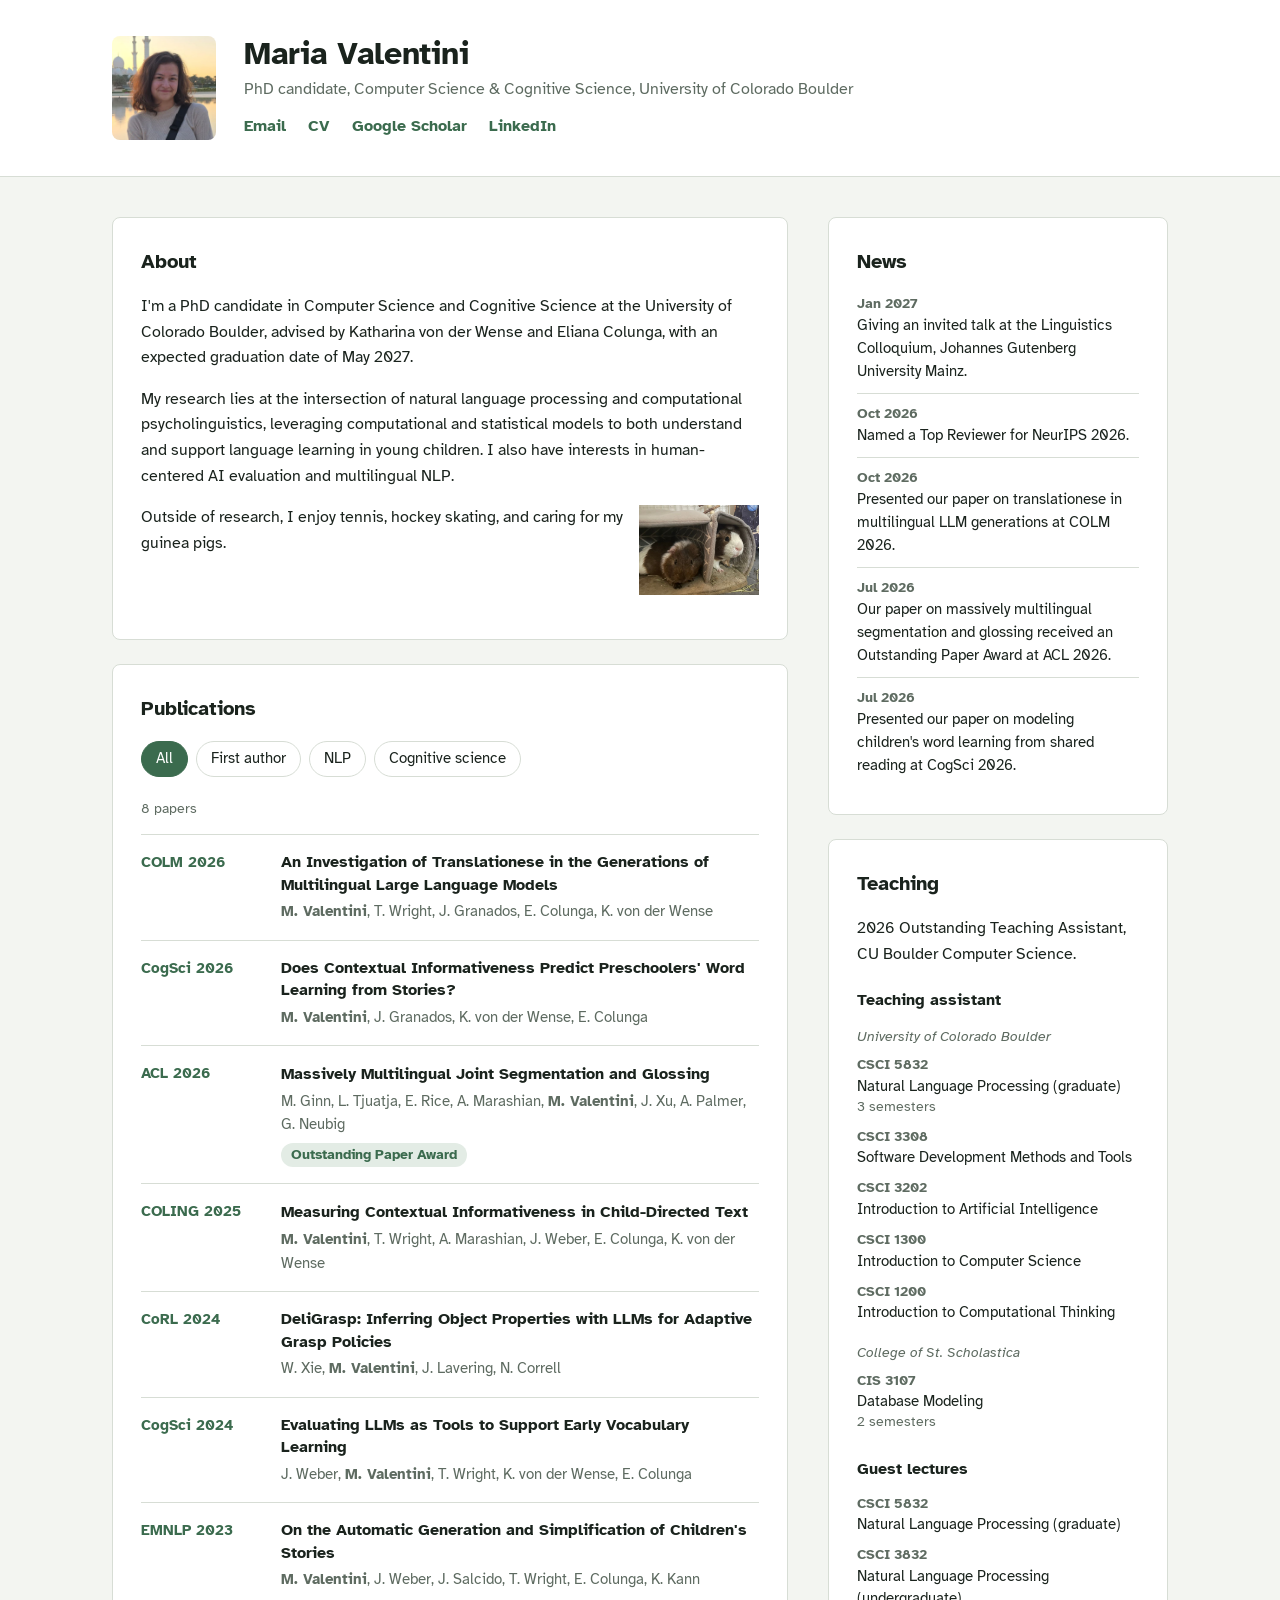
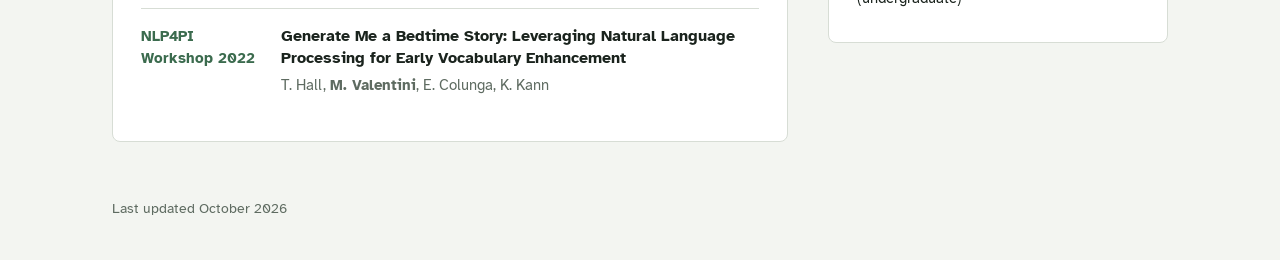
<file: index.html>
<!DOCTYPE html>
<html lang="en">
<head>
<meta charset="UTF-8">
<meta name="viewport" content="width=device-width, initial-scale=1">
<title>Maria Valentini</title>
<meta name="description" content="Maria Valentini is a PhD candidate in Computer Science and Cognitive Science at the University of Colorado Boulder, studying how children learn language.">

<!-- Link previews (Slack, LinkedIn, iMessage, etc.) -->
<meta property="og:type" content="website">
<meta property="og:title" content="Maria Valentini">
<meta property="og:description" content="PhD candidate in Computer Science and Cognitive Science at CU Boulder, studying how children learn language.">
<meta property="og:url" content="https://mariavale.github.io/">
<meta name="twitter:card" content="summary">

<link rel="icon" href="favicon.svg" type="image/svg+xml">
<link rel="preconnect" href="https://fonts.googleapis.com">
<link rel="preconnect" href="https://fonts.gstatic.com" crossorigin>
<link href="https://fonts.googleapis.com/css2?family=Atkinson+Hyperlegible:ital,wght@0,400;0,700;1,400&display=swap" rel="stylesheet">
<link rel="stylesheet" href="style.css">
</head>
<body>

<header class="top">
  <div class="inner">
    <img src="headshot.jpg" alt="Maria Valentini" width="104" height="104">
    <div>
      <h1>Maria Valentini</h1>
      <p class="role">PhD candidate, Computer Science &amp; Cognitive Science, University of Colorado Boulder</p>
      <ul class="links">
        <li><a href="mailto:maria.valentini@colorado.edu">Email</a></li>
        <li><a href="cv.pdf">CV</a></li>
        <li><a href="https://scholar.google.com/citations?hl=en&view_op=list_works&gmla=AERr9JEsPultjxy66AFfKmw8FsDt_pPj6BjJmXGmryFZSECL9zqr1m6u_x-JRU0FLNrPayq_1tTwVLB8XdS_lmpJoikn&user=JZL5_aIAAAAJ">Google Scholar</a></li><!-- TODO: replace with your Scholar profile URL -->
        <!-- <li><a href="https://github.com/mariavale">GitHub</a></li> -->
        <li><a href="https://www.linkedin.com/in/maria-valentini/">LinkedIn</a></li>
      </ul>
    </div>
  </div>
</header>

<div class="grid">
<main>

  <section class="card" id="about">
    <h2>About</h2>
    <p>I'm a PhD candidate in Computer Science and Cognitive Science at the University of Colorado Boulder, advised by Katharina von der Wense and Eliana Colunga, with an expected graduation date of May 2027.</p>
    <p>My research lies at the intersection of natural language processing and computational psycholinguistics, leveraging computational and statistical models to both understand and support language learning in young children. I also have interests in human-centered AI evaluation and multilingual NLP. </p>
    <p class="pets">Outside of research, I enjoy tennis, hockey skating, and caring for my guinea pigs.<img src="guinea-pigs.jpg" alt="Hakeem and Ginsburg" width="120" height="90"></p>
  </section>

  <section class="card" id="publications">
    <h2>Publications</h2>
    <div class="filters" role="group" aria-label="Filter publications">
      <button type="button" data-filter="all" aria-pressed="true">All</button>
      <button type="button" data-filter="first" aria-pressed="false">First author</button>
      <button type="button" data-filter="nlp" aria-pressed="false">NLP</button>
      <button type="button" data-filter="cogsci" aria-pressed="false">Cognitive science</button>
    </div>
    <p class="count" aria-live="polite"></p>

    <!--
      To add a paper, copy one <li> block and edit it.
      data-tags: any of "first", "nlp", "cogsci" (space-separated); these drive the filter buttons.
    -->
    <ul class="pubs">
      <li data-tags="first nlp">
        <div class="venue">COLM 2026</div>
        <div>
          <a class="pub-title" href="https://arxiv.org/abs/2608.17399">An Investigation of Translationese in the Generations of Multilingual Large Language Models</a>
          <div class="pub-authors"><strong>M. Valentini</strong>, T. Wright, J. Granados, E. Colunga, K. von der Wense</div>
        </div>
      </li>
      <li data-tags="first cogsci">
        <div class="venue">CogSci 2026</div>
        <div>
          <a class="pub-title" href="https://escholarship.org/uc/item/2xg831r5">Does Contextual Informativeness Predict Preschoolers' Word Learning from Stories?</a>
          <div class="pub-authors"><strong>M. Valentini</strong>, J. Granados, K. von der Wense, E. Colunga</div>
        </div>
      </li>
      <li data-tags="nlp">
        <div class="venue">ACL 2026</div>
        <div>
          <a class="pub-title" href="https://arxiv.org/abs/2601.10925">Massively Multilingual Joint Segmentation and Glossing</a>
          <div class="pub-authors">M. Ginn, L. Tjuatja, E. Rice, A. Marashian, <strong>M. Valentini</strong>, J. Xu, A. Palmer, G. Neubig</div>
          <span class="award">Outstanding Paper Award</span>
        </div>
      </li>
      <li data-tags="first nlp">
        <div class="venue">COLING 2025</div>
        <div>
          <a class="pub-title" href="https://aclanthology.org/2025.coling-main.540/">Measuring Contextual Informativeness in Child-Directed Text</a>
          <div class="pub-authors"><strong>M. Valentini</strong>, T. Wright, A. Marashian, J. Weber, E. Colunga, K. von der Wense</div>
        </div>
      </li>
      <li data-tags="nlp">
        <div class="venue">CoRL 2024</div>
        <div>
          <a class="pub-title" href="https://arxiv.org/abs/2403.07832">DeliGrasp: Inferring Object Properties with LLMs for Adaptive Grasp Policies</a>
          <div class="pub-authors">W. Xie, <strong>M. Valentini</strong>, J. Lavering, N. Correll</div>
        </div>
      </li>
      <li data-tags="cogsci">
        <div class="venue">CogSci 2024</div>
        <div>
          <a class="pub-title" href="https://escholarship.org/uc/item/7v69f0dj">Evaluating LLMs as Tools to Support Early Vocabulary Learning</a>
          <div class="pub-authors">J. Weber, <strong>M. Valentini</strong>, T. Wright, K. von der Wense, E. Colunga</div>
        </div>
      </li>
      <li data-tags="first nlp">
        <div class="venue">EMNLP 2023</div>
        <div>
          <a class="pub-title" href="https://aclanthology.org/2023.emnlp-main.218/">On the Automatic Generation and Simplification of Children's Stories</a>
          <div class="pub-authors"><strong>M. Valentini</strong>, J. Weber, J. Salcido, T. Wright, E. Colunga, K. Kann</div>
        </div>
      </li>
      <li data-tags="nlp">
        <div class="venue">NLP4PI Workshop 2022</div>
        <div>
          <a class="pub-title" href="https://openreview.net/pdf?id=TUcx1OF8Qh">Generate Me a Bedtime Story: Leveraging Natural Language Processing for Early Vocabulary Enhancement</a>
          <div class="pub-authors">T. Hall, <strong>M. Valentini</strong>, E. Colunga, K. Kann</div>
        </div>
      </li>
    </ul>
  </section>

</main>
<aside>

  <section class="card" id="news">
    <h2>News</h2>
    <ul class="news">
      <li><span class="date">Jan 2027</span>Giving an invited talk at the Linguistics Colloquium, Johannes Gutenberg University Mainz.</li>
      <li><span class="date">Oct 2026</span>Named a Top Reviewer for NeurIPS 2026.</li>
      <li><span class="date">Oct 2026</span>Presented our paper on translationese in multilingual LLM generations at COLM 2026.</li>
      <li><span class="date">Jul 2026</span>Our paper on massively multilingual segmentation and glossing received an Outstanding Paper Award at ACL 2026.</li>
      <li><span class="date">Jul 2026</span>Presented our paper on modeling children's word learning from shared reading at CogSci 2026.</li>
    </ul>
  </section>

  <section class="card" id="teaching">
    <h2>Teaching</h2>
    <p>2026 Outstanding Teaching Assistant, CU Boulder Computer Science.</p>

    <h3>Teaching assistant</h3>

    <h4>University of Colorado Boulder</h4>
    <ul class="teaching">
      <li><span class="code">CSCI 5832</span>Natural Language Processing (graduate)<span class="note">3 semesters</span></li>
      <li><span class="code">CSCI 3308</span>Software Development Methods and Tools</li>
      <li><span class="code">CSCI 3202</span>Introduction to Artificial Intelligence</li>
      <li><span class="code">CSCI 1300</span>Introduction to Computer Science</li>
      <li><span class="code">CSCI 1200</span>Introduction to Computational Thinking</li>
    </ul>
    
    <h4>College of St. Scholastica</h4>
    <ul class="teaching">
      <li><span class="code">CIS 3107</span>Database Modeling<span class="note">2 semesters</span></li>
    </ul>

    <h3>Guest lectures</h3>
    <ul class="teaching">
      <li><span class="code">CSCI 5832</span>Natural Language Processing (graduate)</li>
      <li><span class="code">CSCI 3832</span>Natural Language Processing (undergraduate)</li>
    </ul>
  </section>

</aside>
</div>

<footer>Last updated October 2026</footer>

<script>
(function () {
  var buttons = document.querySelectorAll('.filters button');
  var items = document.querySelectorAll('.pubs li');
  var count = document.querySelector('.count');

  function apply(tag) {
    var shown = 0;
    items.forEach(function (li) {
      var show = tag === 'all' || li.dataset.tags.split(' ').indexOf(tag) > -1;
      li.hidden = !show;
      if (show) shown++;
    });
    count.textContent = shown + (shown === 1 ? ' paper' : ' papers');
  }

  buttons.forEach(function (b) {
    b.addEventListener('click', function () {
      buttons.forEach(function (x) { x.setAttribute('aria-pressed', 'false'); });
      b.setAttribute('aria-pressed', 'true');
      apply(b.dataset.filter);
    });
  });

  apply('all');
})();
</script>
</body>
</html>
</file>
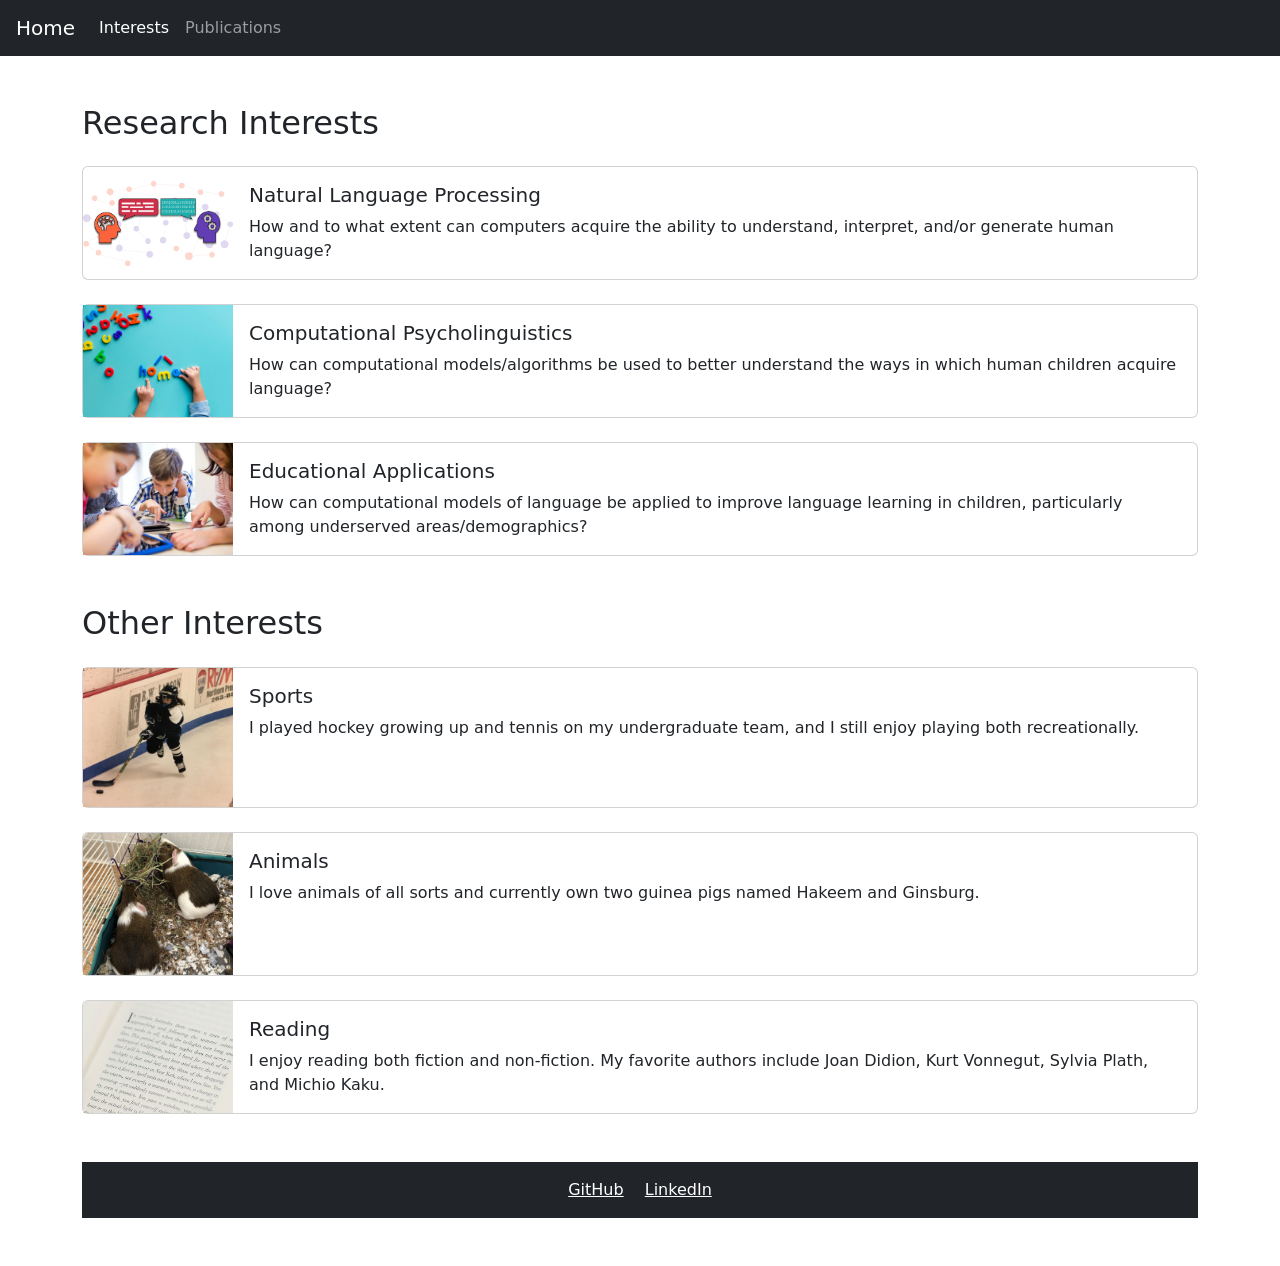
<file: interests.html>
<!DOCTYPE html>
<html lang="en">
<head>
  <meta charset="UTF-8" />
  <meta name="viewport" content="width=device-width, initial-scale=1.0" />
  <title>Interests</title>
  <link href="https://cdn.jsdelivr.net/npm/bootstrap@5.3.0/dist/css/bootstrap.min.css" rel="stylesheet" />
</head>
<body>

  <!-- Navigation Bar -->
  <nav class="navbar navbar-expand-lg navbar-dark bg-dark px-3">
    <a class="navbar-brand" href="index.html">Home</a>
    <button class="navbar-toggler" type="button" data-bs-toggle="collapse" data-bs-target="#navbarNav">
      <span class="navbar-toggler-icon"></span>
    </button>
    <div class="collapse navbar-collapse justify-content-between" id="navbarNav">
      <ul class="navbar-nav">
        <li class="nav-item"><a class="nav-link active" aria-current="page" href="interests.html">Interests</a></li>
        <li class="nav-item"><a class="nav-link" href="publications.html">Publications</a></li>
      </ul>
    </div>
  </nav>

<!-- Interests Section -->
<div class="container my-5">
<h2 class="mb-4">Research Interests</h2>
<div class="row g-4 mb-5">
  <div class="col-md-12">
    <div class="card h-100 flex-row">
      <img src="NLP.png" class="img-fluid" style="max-width: 150px; object-fit: contain;" alt="NLP">
      <div class="card-body">
        <h5 class="card-title">Natural Language Processing</h5>
        <p class="card-text">How and to what extent can computers acquire the ability to understand, interpret, and/or generate human language?</p>
      </div>
    </div>
  </div>
  <div class="col-md-12">
    <div class="card h-100 flex-row">
      <img src="psycholinguistics.jpg" class="img-fluid" style="max-width: 150px; object-fit: cover;" alt="Psycholinguistics">
      <div class="card-body">
        <h5 class="card-title">Computational Psycholinguistics</h5>
        <p class="card-text">How can computational models/algorithms be used to better understand the ways in which human children acquire language?</p>
      </div>
    </div>
  </div>
  <div class="col-md-12">
    <div class="card h-100 flex-row">
      <img src="education.jpg" class="img-fluid" style="max-width: 150px; object-fit: cover;" alt="Educational Tech">
      <div class="card-body">
        <h5 class="card-title">Educational Applications</h5>
        <p class="card-text">How can computational models of language be applied to improve language learning in children, particularly among underserved areas/demographics?</p>
      </div>
    </div>
  </div>
</div>

<h2 class="mb-4">Other Interests</h2>
<div class="row g-4 mb-5">
  <div class="col-md-12">
    <div class="card h-100 flex-row">
      <img src="sports.JPG" class="img-fluid" style="max-width: 150px; object-fit: cover;" alt="Hockey">
      <div class="card-body">
        <h5 class="card-title">Sports</h5>
        <p class="card-text">I played hockey growing up and tennis on my undergraduate team, and I still enjoy playing both recreationally.</p>
      </div>
    </div>
  </div>
  <div class="col-md-12">
    <div class="card h-100 flex-row">
      <img src="animals.jpg" class="img-fluid" style="max-width: 150px; object-fit: cover;" alt="Guinea pigs">
      <div class="card-body">
        <h5 class="card-title">Animals</h5>
        <p class="card-text">I love animals of all sorts and currently own two guinea pigs named Hakeem and Ginsburg.</p>
      </div>
    </div>
  </div>
  <div class="col-md-12">
    <div class="card h-100 flex-row">
      <img src="reading.jpg" class="img-fluid" style="max-width: 150px; object-fit: cover;" alt="Blue Nights">
      <div class="card-body">
        <h5 class="card-title">Reading</h5>
        <p class="card-text">I enjoy reading both fiction and non-fiction. My favorite authors include Joan Didion, Kurt Vonnegut, Sylvia Plath, and Michio Kaku.</p>
      </div>
    </div>
  </div>
</div>

  <!-- Footer -->
  <footer class="bg-dark text-white text-center py-3 mt-auto">
    <div>
      <a href="https://github.com/mariavale" class="text-white me-3" target="_blank">GitHub</a>
      <a href="https://linkedin.com/in/maria-valentini-057756139/" class="text-white" target="_blank">LinkedIn</a>
    </div>
  </footer>

  <!-- Bootstrap JS -->
  <script src="https://cdn.jsdelivr.net/npm/bootstrap@5.3.0/dist/js/bootstrap.bundle.min.js"></script>
</body>
</html>
</file>
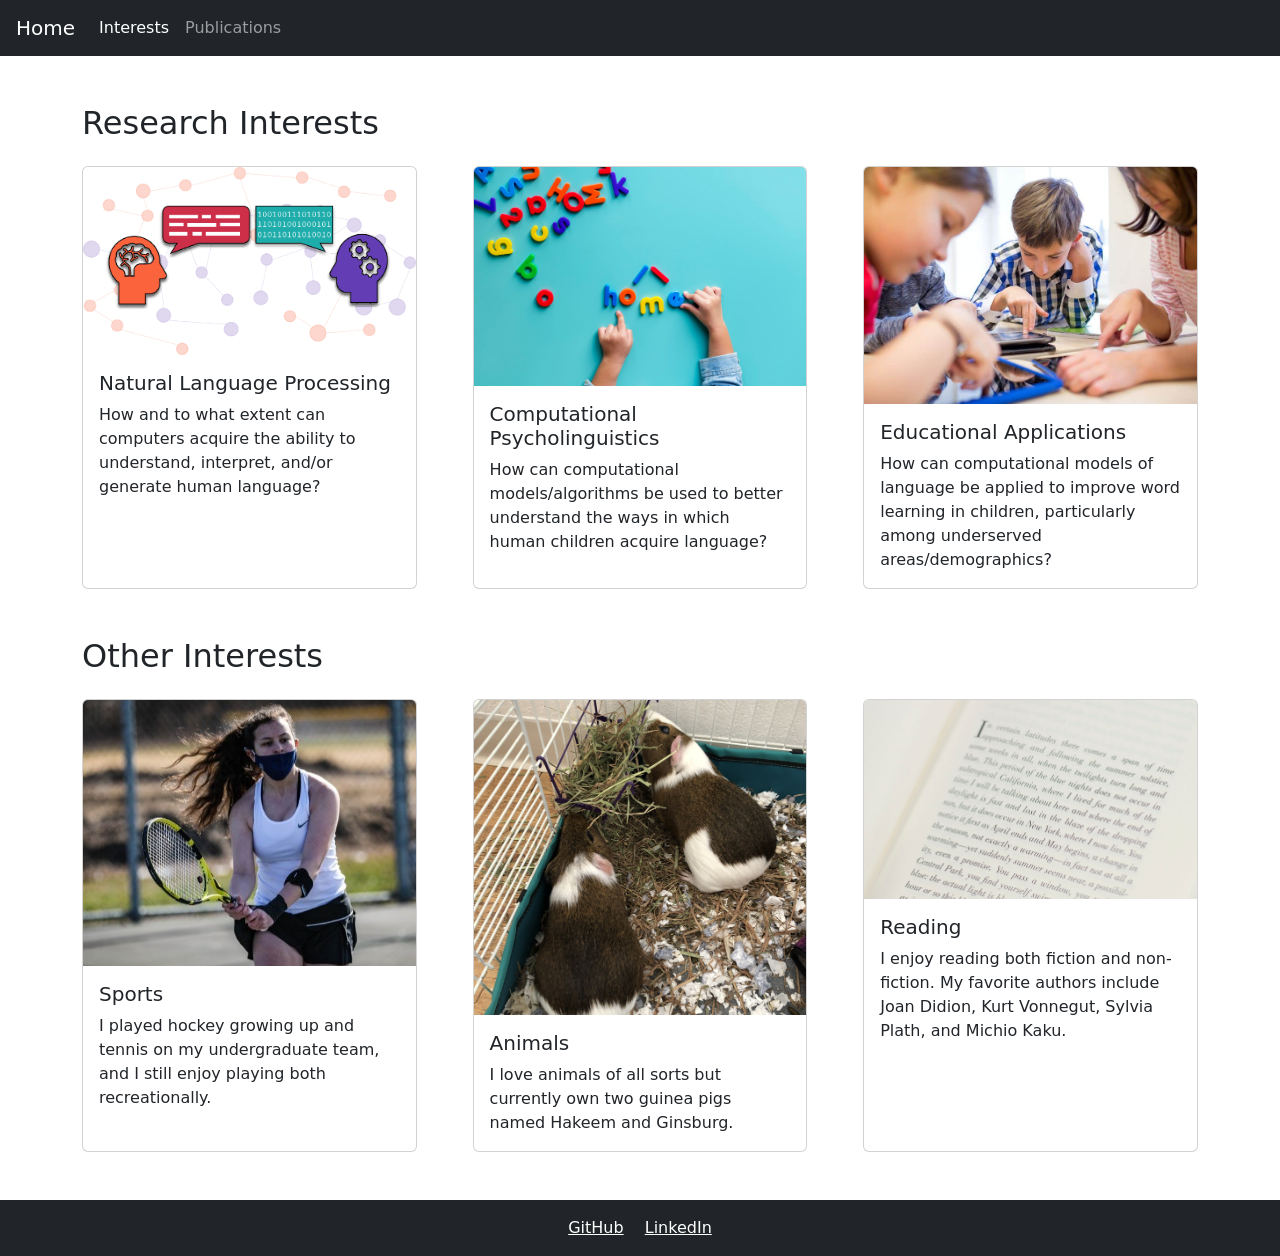
<file: views/interests.html>
<!DOCTYPE html>
<html lang="en">
<head>
  <meta charset="UTF-8" />
  <meta name="viewport" content="width=device-width, initial-scale=1.0" />
  <title>Interests</title>
  <link href="https://cdn.jsdelivr.net/npm/bootstrap@5.3.0/dist/css/bootstrap.min.css" rel="stylesheet" />
</head>
<body>

  <!-- Navigation Bar -->
  <nav class="navbar navbar-expand-lg navbar-dark bg-dark px-3">
    <a class="navbar-brand" href="home.html">Home</a>
    <button class="navbar-toggler" type="button" data-bs-toggle="collapse" data-bs-target="#navbarNav">
      <span class="navbar-toggler-icon"></span>
    </button>
    <div class="collapse navbar-collapse justify-content-between" id="navbarNav">
      <ul class="navbar-nav">
        <li class="nav-item"><a class="nav-link active" aria-current="page" href="interests.html">Interests</a></li>
        <li class="nav-item"><a class="nav-link" href="publications.html">Publications</a></li>
      </ul>
    </div>
  </nav>

  <!-- Interests Section -->
  <div class="container my-5">
    <h2 class="mb-4">Research Interests</h2>
    <div class="d-flex flex-row flex-wrap justify-content-between mb-5 gap-4">
      <div class="card" style="width: 30%;">
        <img src="NLP.png" class="card-img-top" alt="NLP">
        <div class="card-body">
          <h5 class="card-title">Natural Language Processing</h5>
          <p class="card-text">How and to what extent can computers acquire the ability to understand, interpret, and/or generate human language?</p>
        </div>
      </div>
      <div class="card" style="width: 30%;">
        <img src="psycholinguistics.jpg" class="card-img-top" alt="Psycholinguistics">
        <div class="card-body">
          <h5 class="card-title">Computational Psycholinguistics</h5>
          <p class="card-text">How can computational models/algorithms be used to better understand the ways in which human children acquire language?</p>
        </div>
      </div>
      <div class="card" style="width: 30%;">
        <img src="education.jpg" class="card-img-top" alt="Educational Tech">
        <div class="card-body">
          <h5 class="card-title">Educational Applications</h5>
          <p class="card-text">How can computational models of language be applied to improve word learning in children, particularly among underserved areas/demographics?</p>
        </div>
      </div>
    </div>

    <h2 class="mb-4">Other Interests</h2>
    <div class="d-flex flex-row flex-wrap justify-content-between gap-4">
      <div class="card" style="width: 30%;">
        <img src="sports.JPG" class="card-img-top" alt="Tennis">
        <div class="card-body">
          <h5 class="card-title">Sports</h5>
          <p class="card-text">I played hockey growing up and tennis on my undergraduate team, and I still enjoy playing both recreationally.</p>
        </div>
      </div>
      <div class="card" style="width: 30%;">
        <img src="animals.jpg" class="card-img-top" alt="Guinea Pigs">
        <div class="card-body">
          <h5 class="card-title">Animals</h5>
          <p class="card-text">I love animals of all sorts but currently own two guinea pigs named Hakeem and Ginsburg.</p>
        </div>
      </div>
      <div class="card" style="width: 30%;">
        <img src="reading.jpg" class="card-img-top" alt="Blue Nights">
        <div class="card-body">
          <h5 class="card-title">Reading</h5>
          <p class="card-text">I enjoy reading both fiction and non-fiction. My favorite authors include Joan Didion, Kurt Vonnegut, Sylvia Plath, and Michio Kaku.</p>
        </div>
      </div>
    </div>
  </div>

  <!-- Footer -->
  <footer class="bg-dark text-white text-center py-3 mt-5">
    <div>
      <a href="https://github.com/mariavale" class="text-white me-3" target="_blank">GitHub</a>
      <a href="https://linkedin.com/in/maria-valentini-057756139/" class="text-white" target="_blank">LinkedIn</a>
    </div>
  </footer>

  <!-- Bootstrap JS -->
  <script src="https://cdn.jsdelivr.net/npm/bootstrap@5.3.0/dist/js/bootstrap.bundle.min.js"></script>
</body>
</html>
</file>
<file: style.css>
/* Maria Valentini — personal site */

:root {
  --bg: #f3f5f1;
  --surface: #ffffff;
  --ink: #1a231d;
  --muted: #5e6b61;
  --rule: #d7ddd5;
  --accent: #3b6b4e;
  --accent-soft: #e3ece5;
}

*, *::before, *::after { box-sizing: border-box; }
html { -webkit-text-size-adjust: 100%; }
body {
  margin: 0;
  background: var(--bg);
  color: var(--ink);
  font: 400 16px/1.6 'Atkinson Hyperlegible', system-ui, sans-serif;
}
img { max-width: 100%; display: block; }
ul { list-style: none; margin: 0; padding: 0; }
a { color: var(--accent); text-underline-offset: 3px; }
a:focus-visible, button:focus-visible {
  outline: 2px solid var(--accent);
  outline-offset: 3px;
  border-radius: 2px;
}

/* Header */
.top { background: var(--surface); border-bottom: 1px solid var(--rule); }
.top .inner {
  max-width: 1120px;
  margin: 0 auto;
  padding: 36px 32px;
  display: grid;
  grid-template-columns: 104px 1fr;
  gap: 28px;
  align-items: center;
}
.top img { width: 104px; height: 104px; object-fit: cover; border-radius: 8px; }
.top h1 { font-size: 2rem; line-height: 1.15; margin: 0 0 4px; font-weight: 700; letter-spacing: -.01em; }
.top .role { margin: 0 0 12px; color: var(--muted); }
.links { display: flex; flex-wrap: wrap; gap: 6px 22px; }
.links a { font-weight: 700; text-decoration: none; }
.links a:hover { text-decoration: underline; }

/* Layout */
.grid {
  max-width: 1120px;
  margin: 0 auto;
  padding: 40px 32px 56px;
  display: grid;
  grid-template-columns: minmax(0, 1fr) 340px;
  gap: 40px;
}
.card { background: var(--surface); border: 1px solid var(--rule); border-radius: 8px; padding: 28px; }
.card + .card { margin-top: 24px; }
h2 { font-size: 1.25rem; margin: 0 0 16px; font-weight: 700; }
h3 { font-size: 1rem; margin: 20px 0 6px; font-weight: 700; }
h4 { font-size: .9rem; margin: 12px 0 2px; font-weight: 400; font-style: italic; color: var(--muted); }
.card p { margin: 0 0 1em; max-width: 68ch; }

.pets { display: flex; gap: 16px; align-items: flex-start; }
.pets img { width: 120px; height: 90px; object-fit: cover; flex-shrink: 0; }

/* Publication filters */
.filters { display: flex; flex-wrap: wrap; gap: 8px; margin: 0 0 20px; }
.filters button {
  font: inherit;
  font-size: .92rem;
  border: 1px solid var(--rule);
  background: var(--surface);
  color: var(--ink);
  padding: 5px 14px;
  border-radius: 999px;
  cursor: pointer;
  transition: background .15s, border-color .15s;
}
.filters button:hover { border-color: var(--accent); }
.filters button[aria-pressed="true"] { background: var(--accent); border-color: var(--accent); color: #fff; }
.count { color: var(--muted); font-size: .9rem; margin: -8px 0 8px; }

/* Publications */
.pubs li {
  display: grid;
  grid-template-columns: 120px minmax(0, 1fr);
  gap: 20px;
  padding: 16px 0;
  border-top: 1px solid var(--rule);
}
.pubs li[hidden] { display: none; }
.pubs .venue { font-weight: 700; color: var(--accent); font-size: .92rem; line-height: 1.5; }
.pub-title { color: var(--ink); font-weight: 700; text-decoration: none; line-height: 1.4; display: inline-block; }
.pub-title:hover { color: var(--accent); text-decoration: underline; }
.pub-authors { color: var(--muted); font-size: .92rem; margin-top: 2px; }
.award {
  display: inline-block;
  margin-top: 6px;
  font-size: .85rem;
  font-weight: 700;
  background: var(--accent-soft);
  color: var(--accent);
  padding: 1px 10px;
  border-radius: 999px;
}

/* News */
.news li { padding: 10px 0; border-top: 1px solid var(--rule); font-size: .95rem; line-height: 1.5; }
.news li:first-child { border-top: 0; padding-top: 0; }
.news .date { display: block; color: var(--muted); font-size: .85rem; font-weight: 700; }

/* Teaching */
.teaching li { padding: 5px 0; font-size: .95rem; line-height: 1.45; }
.teaching .code { display: block; color: var(--muted); font-size: .85rem; font-weight: 700; }
.teaching .note { display: block; color: var(--muted); font-size: .85rem; }

footer { max-width: 1120px; margin: 0 auto; padding: 0 32px 40px; color: var(--muted); font-size: .85rem; }

/* Phones and small tablets */
@media (max-width: 880px) {
  .grid { grid-template-columns: 1fr; padding: 24px 16px 40px; gap: 24px; }
  .top .inner { grid-template-columns: 72px 1fr; gap: 16px; padding: 24px 16px; align-items: start; }
  .top img { width: 72px; height: 72px; }
  .top h1 { font-size: 1.5rem; }
  .card { padding: 20px; }
  .pubs li { grid-template-columns: 1fr; gap: 4px; }
  footer { padding: 0 16px 32px; }
}

@media (prefers-reduced-motion: reduce) {
  * { transition: none !important; }
}
</file>
